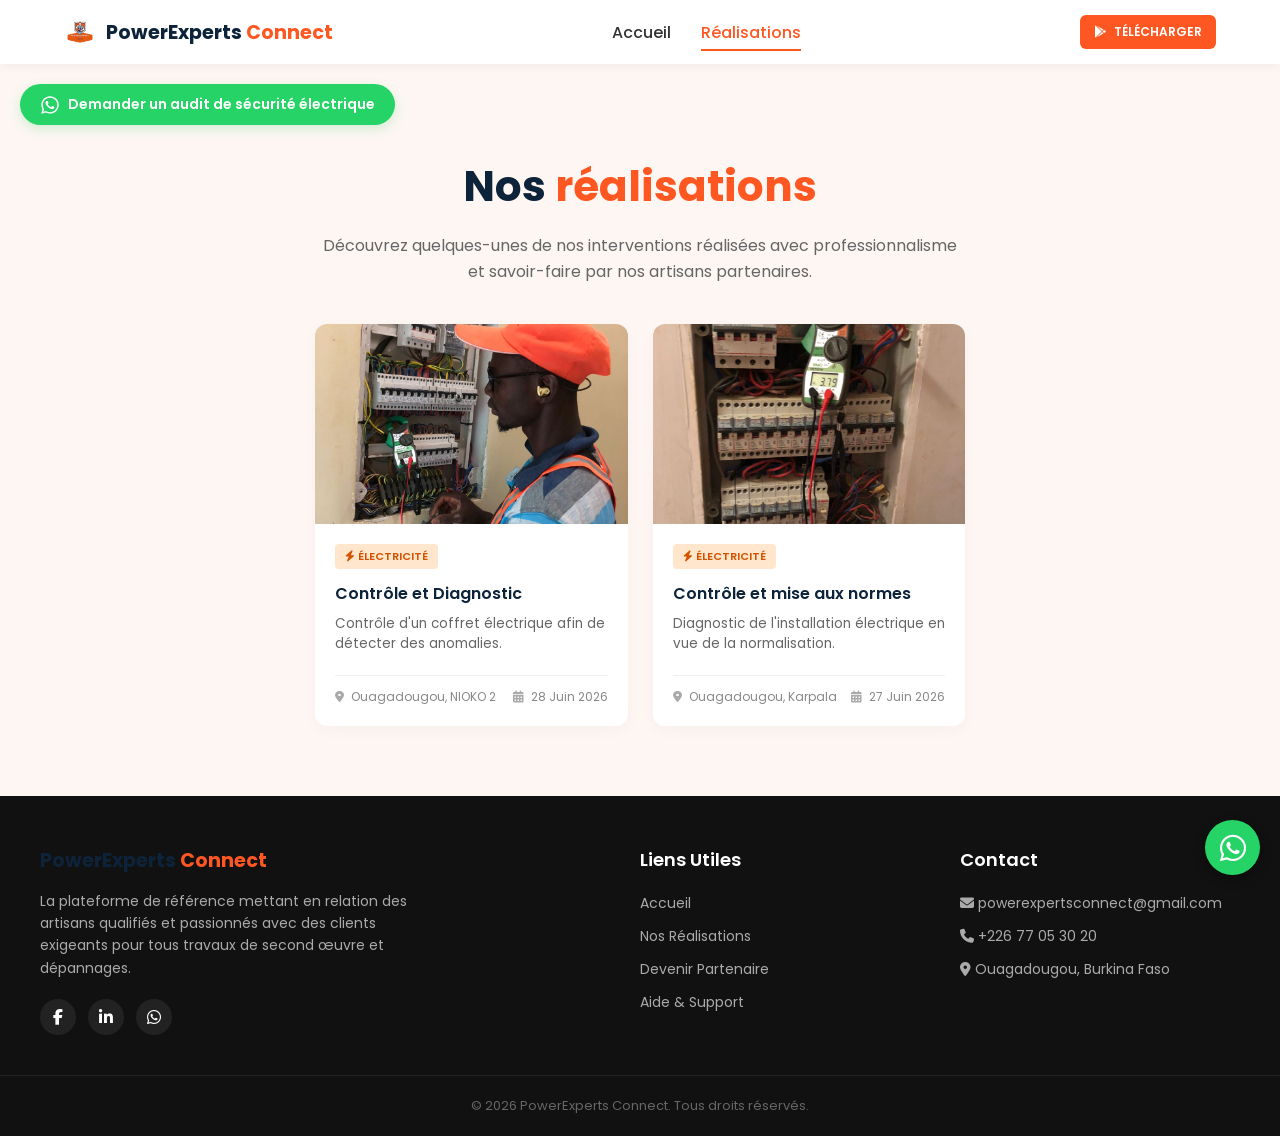
<file: realisation/index.html>
<!DOCTYPE html>
<html lang="fr">
<head>
    <meta charset="UTF-8">
    <meta name="viewport" content="width=device-width, initial-scale=1.0">
    <title>PowerExperts Connect - Nos réalisations</title>
    <!-- CSS de la page réalisations -->
    <link rel="stylesheet" href="style.css">
    <!-- Font Awesome -->
    <link rel="stylesheet" href="https://cdnjs.cloudflare.com/ajax/libs/font-awesome/6.4.0/css/all.min.css">
    <!-- Google Fonts -->
    <link href="https://fonts.googleapis.com/css2?family=Poppins:wght@300;400;500;600;700&display=swap" rel="stylesheet">
    
    <!-- Meta Pixel Code -->
    <script>
    !function(f,b,e,v,n,t,s)
    {if(f.fbq)return;n=f.fbq=function(){n.callMethod?
    n.callMethod.apply(n,arguments):n.queue.push(arguments)};
    if(!f._fbq)f._fbq=n;n.push=n;n.loaded=!0;n.version='2.0';
    n.queue=[];t=b.createElement(e);t.async=!0;
    t.src=v;s=b.getElementsByTagName(e)[0];
    s.parentNode.insertBefore(t,s)}(window, document,'script',
    'https://connect.facebook.net/en_US/fbevents.js');
    fbq('init', '599701773181100');
    fbq('track', 'PageView');
    </script>
    <noscript><img height="1" width="1" style="display:none"
    src="https://www.facebook.com/tr?id=599701773181100&ev=PageView&noscript=1"
    /></noscript>
    <!-- End Meta Pixel Code -->
</head>
<body>

    <!-- Voile sombre d'arrière-plan pour le menu mobile -->
    <div class="menu-overlay" id="menu-overlay"></div>

    <!-- HEADER / NAVIGATION -->
    <header class="navbar">
        <div class="container nav-container" style="display: flex; align-items: center; justify-content: space-between; width: 100%; margin: 0; padding: 0;">
            <!-- Bouton Burger à gauche -->
            <div class="menu-toggle" id="mobile-menu">
                <i class="fa-solid fa-bars"></i>
            </div>

            <!-- Logo au centre -->
            <div class="logo">
                <a href="../index.html">
                    <img src="../images/logo.png" alt="Logo" width="35" height="35">
                    <h2>PowerExperts <span class="text-orange">Connect</span></h2>
                </a>
            </div>

            <!-- Menu coulissant (Accueil & Réalisations) -->
            <ul class="nav-links" id="nav-links">
                <li class="close-menu" id="close-menu">
                    <i class="fa-solid fa-xmark"></i>
                </li>
                <li><a href="../index.html">Accueil</a></li>
                <li><a href="#" class="active">Réalisations</a></li>
            </ul>

            <!-- Bouton Télécharger à droite -->
            <a href="https://play.google.com/store/apps/details?id=com.powerexperts.connect" target="_blank" onclick="fbq('track', 'Purchase', {value:1, currency: 'XOF'});" rel="noopener noreferrer" class="btn-download header-btn">
                <i class="fa-brands fa-google-play"></i> TÉLÉCHARGER
            </a>
        </div>
    </header>

    <!-- 1. BOUTON HAUT (Aigné à gauche avec texte) -->
    <div class="wa-container-left">
        <a href="https://wa.me/22602939134?text=Bonjour%20!%20Je%20souhaite%20un%20audit%20de%20s%C3%A9curit%C3%A9%20%C3%A9lectrique%20r%C3%A9sidentiel"
           class="whatsapp-audit-btn"
           target="_blank"
           rel="noopener noreferrer"
           onclick="fbq('track', 'Purchase', {value:1, currency: 'XOF'});">
            <svg class="whatsapp-icon" viewBox="0 0 448 512" xmlns="http://www.w3.org/2000/svg">
              <path d="M380.9 97.1C339 55.1 283.2 32 223.9 32c-122.4 0-222 99.6-222 222 0 39.1 10.2 77.3 29.6 111L0 480l117.7-30.9c32.4 17.7 68.9 27 106.1 27h.1c122.3 0 224.1-99.6 224.1-222 0-59.3-25.2-115-67.1-157zm-157 341.6c-33.2 0-65.7-8.9-94-25.7l-6.7-4-69.8 18.3L72 359.2l-4.4-7c-18.5-29.4-28.2-63.3-28.2-98.2 0-101.7 82.8-184.5 184.6-184.5 49.3 0 95.6 19.2 130.4 54.1 34.8 34.9 56.2 81.2 56.1 130.5 0 101.8-84.9 184.6-186.6 184.6zm101.2-138.2c-5.5-2.8-32.8-16.2-37.9-18-5.1-1.9-8.8-2.8-12.5 2.8-3.7 5.6-14.3 18-17.6 21.8-3.2 3.7-6.5 4.2-12 1.4-32.6-16.3-54-29.1-75.5-66-5.7-9.8 5.7-9.1 16.3-30.3 1.8-3.7.9-6.9-.5-9.7-1.4-2.8-12.5-30.1-17.1-41.2-4.5-10.8-9.1-9.3-12.5-9.5-3.2-.2-6.9-.2-10.6-.2-3.7 0-9.7 1.4-14.8 6.9-5.1 5.6-19.4 19-19.4 46.3 0 27.3 19.9 53.7 22.6 57.4 2.8 3.7 39.1 59.7 94.8 83.8 35.2 15.2 49 16.5 66.6 13.9 10.7-1.6 32.8-13.4 37.4-26.4 4.6-13 4.6-24.1 3.2-26.4-1.3-2.5-5-3.9-10.5-6.6z"/>
            </svg>
            <span>Demander un audit de sécurité électrique</span>
        </a>
    </div>

    <main class="container">
        <section class="hero-section">
            <h1>Nos <span class="text-orange">réalisations</span></h1>
            <p>Découvrez quelques-unes de nos interventions réalisées avec professionnalisme et savoir-faire par nos artisans partenaires.</p>
        </section>

        <div class="grid-realisations">
            
            <article class="card">
                <div class="card-image">
                    <img src="im/image1.jpg" alt="Installation tableau électrique">
                </div>
                <div class="card-content">
                    <span class="badge badge-electricite"><i class="fa-solid fa-bolt"></i> ÉLECTRICITÉ</span>
                    <h3>Contrôle et Diagnostic</h3>
                    <p class="description">Contrôle d'un coffret électrique afin de détecter des anomalies.</p>
                    <div class="card-footer">
                        <span><i class="fa-solid fa-location-dot"></i> Ouagadougou, NIOKO 2</span>
                        <span><i class="fa-solid fa-calendar-days"></i> 28 Juin 2026</span>
                    </div>
                </div>
            </article>

            <article class="card">
                <div class="card-image">
                    <img src="im/image2.jpg" alt="Controle installation electrique">
                </div>
                <div class="card-content">
                    <span class="badge badge-electricite"><i class="fa-solid fa-bolt"></i> ÉLECTRICITÉ</span>
                    <h3>Contrôle et mise aux normes</h3>
                    <p class="description">Diagnostic de l'installation électrique en vue de la normalisation.</p>
                    <div class="card-footer">
                        <span><i class="fa-solid fa-location-dot"></i> Ouagadougou, Karpala</span>
                        <span><i class="fa-solid fa-calendar-days"></i> 27 Juin 2026</span>
                    </div>
                </div>
            </article>

        </div>
    </main>

    <!-- 2. BOUTON FLOTTANT BAS DROITE (Icône seule) -->
    <a href="https://wa.me/22602939134?text=Bonjour%20!%20Je%20souhaite%20un%20audit%20de%20s%C3%A9curit%C3%A9%20%C3%A9lectrique%20r%C3%A9sidentiel" 
       class="float-whatsapp" 
       target="_blank" 
       rel="noopener noreferrer" 
       aria-label="Contactez-nous sur WhatsApp"
       onclick="fbq('track', 'Purchase', {value:1, currency: 'XOF'});">
        <i class="fa-brands fa-whatsapp"></i>
    </a>

    <!-- FOOTER -->
    <footer class="footer">
        <div class="footer-container">
            <div class="footer-col">
                <div class="logo footer-logo">
                    <h2>PowerExperts <span class="text-orange">Connect</span></h2>
                </div>
                <p class="footer-text">
                    La plateforme de référence mettant en relation des artisans qualifiés et passionnés avec des clients exigeants pour tous travaux de second œuvre et dépannages.
                </p>
                <div class="footer-socials">
                    <a href="#"><i class="fa-brands fa-facebook-f"></i></a>
                    <a href="#"><i class="fa-brands fa-linkedin-in"></i></a>
                    <a href="#"><i class="fa-brands fa-whatsapp"></i></a>
                </div>
            </div>

            <div class="footer-col">
                <h3>Liens Utiles</h3>
                <ul class="footer-links">
                    <li><a href="../index.html">Accueil</a></li>
                    <li><a href="#">Nos Réalisations</a></li>
                    <li><a href="#">Devenir Partenaire</a></li>
                    <li><a href="#">Aide & Support</a></li>
                </ul>
            </div>

            <div class="footer-col">
                <h3>Contact</h3>
                <ul class="footer-contact">
                    <li><i class="fa-solid fa-envelope"></i> powerexpertsconnect@gmail.com</li>
                    <li><i class="fa-solid fa-phone"></i> +226 77 05 30 20</li>
                    <li><i class="fa-solid fa-location-dot"></i> Ouagadougou, Burkina Faso</li>
                </ul>
            </div>
        </div>
        
        <div class="footer-bottom">
            <p>&copy; 2026 PowerExperts Connect. Tous droits réservés.</p>
        </div>
    </footer>

    <!-- Script JS placé en fin de page -->
    <script src="script.js"></script>
</body>
</html>
</file>
<file: realisation/style.css>
/* --- Variables de couleur et Polices --- */
@import url('https://fonts.googleapis.com/css2?family=Poppins:wght@400;500;600;700&display=swap');

:root {
    --primary-color: #0d233a;
    --orange-color: #ff5722;
    --orange-hover: #e04e1b;
    --bg-light: #fdf6f2;
    --text-dark: #333333;
    --text-gray: #666666;
    --card-bg: #ffffff;
    --border-radius: 12px;
    --footer-bg: #111111;
}

* {
    margin: 0;
    padding: 0;
    box-sizing: border-box;
    font-family: 'Poppins', sans-serif;
}

body {
    background-color: var(--bg-light);
    color: var(--text-dark);
    display: flex;
    flex-direction: column;
    min-height: 100vh;
}

/* --- Voile sombre arrière-plan --- */
.menu-overlay {
    position: fixed;
    top: 0;
    left: 0;
    width: 100%;
    height: 100%;
    background-color: rgba(0, 0, 0, 0.5);
    z-index: 998;
    display: none;
}

.menu-overlay.active {
    display: block;
}

/* --- Barre de navigation --- */
.navbar {
    display: flex;
    justify-content: space-between;
    align-items: center;
    padding: 15px 5%;
    background-color: #ffffff;
    box-shadow: 0 2px 10px rgba(0, 0, 0, 0.05);
    position: sticky;
    top: 0;
    z-index: 1000;
}

.menu-toggle {
    display: none;
    font-size: 1.3rem;
    cursor: pointer;
    color: var(--primary-color);
}

/* --- Contrôle strict du Logo --- */
.logo a {
    display: flex;
    align-items: center;
    gap: 10px;
    text-decoration: none;
}

.logo img {
    height: 32px !important;
    width: auto !important;
    max-width: none !important;
    object-fit: contain;
    display: block;
}

.logo h2 {
    font-size: 1.2rem;
    font-weight: 700;
    color: var(--primary-color);
    margin: 0;
    white-space: nowrap;
}

.text-orange { color: var(--orange-color); }

.nav-links {
    display: flex;
    align-items: center;
    list-style: none;
}

.nav-links a {
    text-decoration: none;
    color: var(--text-dark);
    font-weight: 500;
    margin: 0 15px;
    transition: color 0.3s;
}

.nav-links a.active {
    color: var(--orange-color);
    border-bottom: 2px solid var(--orange-color);
    padding-bottom: 5px;
}

.close-menu {
    display: none;
}

/* --- Bouton Téléchargement --- */
.btn-download {
    background-color: var(--orange-color);
    color: white !important;
    text-decoration: none;
    display: inline-flex;
    align-items: center;
    gap: 8px;
    border: none;
    padding: 8px 14px;
    font-size: 12px;
    font-weight: 600;
    border-radius: 6px;
    cursor: pointer;
    white-space: nowrap;
    transition: background-color 0.3s, transform 0.2s;
}

.btn-download:hover {
    background-color: var(--orange-hover);
    transform: translateY(-2px);
}

/* --- Section Conteneur Principal --- */
.container {
    max-width: 1280px;
    margin: 30px auto;
    padding: 0 20px;
    flex-grow: 1;
}

.hero-section {
    text-align: center;
    margin-bottom: 40px;
}

.hero-section h1 {
    font-size: 42px;
    font-weight: 700;
    color: var(--primary-color);
    margin-bottom: 15px;
}

.hero-section p {
    color: var(--text-gray);
    font-size: 16px;
    max-width: 650px;
    margin: 0 auto;
    line-height: 1.6;
}

/* --- Grille et Cartes --- */
.grid-realisations {
    display: grid;
    grid-template-columns: repeat(auto-fill, minmax(280px, 1fr));
    gap: 25px;
    margin-bottom: 40px;
}

.card {
    background-color: var(--card-bg);
    border-radius: var(--border-radius);
    overflow: hidden;
    box-shadow: 0 4px 15px rgba(0, 0, 0, 0.03);
    transition: transform 0.3s ease, box-shadow 0.3s ease;
    display: flex;
    flex-direction: column;
}

.card:hover {
    transform: translateY(-5px);
    box-shadow: 0 8px 25px rgba(0, 0, 0, 0.08);
}

.card-image {
    width: 100%;
    height: 200px;
    overflow: hidden;
}

.card-image img {
    width: 100%;
    height: 100%;
    object-fit: cover;
    object-position: center;
    transition: transform 0.5s ease;
}

.card:hover .card-image img {
    transform: scale(1.05);
}

.card-content {
    padding: 20px;
    display: flex;
    flex-direction: column;
    flex-grow: 1;
}

.badge {
    align-self: flex-start;
    font-size: 11px;
    font-weight: 600;
    padding: 4px 10px;
    border-radius: 4px;
    margin-bottom: 12px;
}

.badge-electricite { background-color: #ffe6cc; color: #d35400; }

.card-content h3 {
    font-size: 16px;
    font-weight: 600;
    color: var(--primary-color);
    margin-bottom: 8px;
}

.description {
    font-size: 13.5px;
    color: var(--text-gray);
    line-height: 1.5;
    margin-bottom: 20px;
    flex-grow: 1;
}

.card-footer {
    display: flex;
    justify-content: space-between;
    font-size: 12px;
    color: #888888;
    border-top: 1px solid #f1f1f1;
    padding-top: 12px;
}

.card-footer span i {
    margin-right: 4px;
    color: #aaaaaa;
}

/* --- Bouton WhatsApp Texte (Haut à gauche) --- */
.wa-container-left {
    display: flex;
    justify-content: flex-start;
    width: 100%;
    max-width: 1280px;
    margin: 20px auto 0 auto;
    padding: 0 20px;
}

.whatsapp-audit-btn {
    display: inline-flex;
    align-items: center;
    justify-content: center;
    background-color: #25D366;
    color: #ffffff;
    padding: 10px 20px;
    border-radius: 50px;
    font-size: 14px;
    font-weight: 600;
    text-decoration: none;
    box-shadow: 0 4px 12px rgba(37, 211, 102, 0.2);
    transition: all 0.3s ease;
}

.whatsapp-audit-btn:hover {
    background-color: #20ba5a;
    transform: translateY(-2px);
}

.whatsapp-icon {
    width: 20px;
    height: 20px;
    fill: currentColor;
    margin-right: 8px;
    flex-shrink: 0;
}

/* --- Bouton WhatsApp Flottant (Bas à droite) --- */
.float-whatsapp {
    position: fixed;
    width: 55px;
    height: 55px;
    bottom: 25px;
    right: 20px;
    background-color: #25d366;
    color: #ffffff;
    border-radius: 50%;
    text-align: center;
    font-size: 30px;
    box-shadow: 0 4px 12px rgba(0, 0, 0, 0.3);
    z-index: 1000;
    display: flex;
    justify-content: center;
    align-items: center;
    text-decoration: none;
    transition: transform 0.3s ease, background-color 0.3s ease;
}

.float-whatsapp:hover {
    background-color: #20ba5a;
    transform: scale(1.1);
}

/* --- Footer --- */
.footer {
    background-color: var(--footer-bg);
    color: #ffffff;
    padding: 50px 0 20px 0;
    margin-top: auto;
}

.footer-container {
    max-width: 1240px;
    margin: 0 auto;
    padding: 0 20px;
    display: grid;
    grid-template-columns: 2fr 1fr 1fr;
    gap: 40px;
}

.footer-col h3 {
    font-size: 18px;
    font-weight: 600;
    margin-bottom: 20px;
}

.footer-text {
    color: #aaaaaa;
    font-size: 14px;
    line-height: 1.6;
    margin-top: 15px;
    max-width: 400px;
}

.footer-socials {
    display: flex;
    gap: 12px;
    margin-top: 20px;
}

.footer-socials a {
    width: 36px;
    height: 36px;
    background-color: #222222;
    color: #ffffff;
    display: flex;
    justify-content: center;
    align-items: center;
    border-radius: 50%;
    text-decoration: none;
}

.footer-links, .footer-contact { list-style: none; }
.footer-links li, .footer-contact li { margin-bottom: 12px; font-size: 14px; color: #aaaaaa; }
.footer-links li a { color: #aaaaaa; text-decoration: none; }

.footer-bottom {
    text-align: center;
    margin-top: 40px;
    padding-top: 20px;
    border-top: 1px solid #222222;
    font-size: 13px;
    color: #666666;
}

/* --- Adaptations Mobiles --- */
@media (max-width: 768px) {
    .navbar {
        padding: 8px 12px !important;
    }

    .menu-toggle {
        display: block;
        font-size: 1.05rem !important;
    }

    /* 1. Header & Logo */
    .logo img {
        height: 20px !important;
    }

    .logo h2 {
        font-size: 0.75rem !important;
    }

    .btn-download {
        font-size: 0.55rem !important;
        padding: 4px 8px !important;
        border-radius: 4px !important;
    }

    .btn-download i {
        font-size: 0.65rem !important;
    }

    /* 2. Adaptation des boutons WhatsApp */
    .wa-container-left {
        justify-content: flex-start !important;
        padding: 0 12px !important;
        margin-top: 15px !important;
    }

    .whatsapp-audit-btn {
        padding: 6px 12px !important;
        font-size: 11px !important;
    }

    .whatsapp-icon {
        width: 14px !important;
        height: 14px !important;
        margin-right: 5px !important;
    }

    .float-whatsapp {
        width: 48px;
        height: 48px;
        bottom: 20px;
        right: 15px;
        font-size: 26px;
    }

    /* 3. FIXATION DU FOOTER (Passage en 1 seule colonne) */
    .footer-container {
        display: flex !important;
        flex-direction: column !important;
        grid-template-columns: none !important;
        gap: 25px !important;
        padding: 0 15px !important;
        text-align: left;
    }

    .footer-col {
        width: 100% !important;
    }

    .footer-text {
        max-width: 100% !important;
        font-size: 13px !important;
    }

    .footer-col h3 {
        font-size: 16px !important;
        margin-bottom: 12px !important;
    }

    /* Lisibilité du logo dans le footer sombre */
    .footer-logo h2 {
        color: #ffffff !important;
        font-size: 1rem !important;
    }

    /* Menu latéral */
    .nav-links {
        position: fixed;
        top: 0;
        left: -280px;
        width: 250px;
        height: 100vh;
        background-color: #ffffff;
        flex-direction: column;
        align-items: flex-start;
        padding: 60px 20px 20px 20px;
        box-shadow: 2px 0 10px rgba(0,0,0,0.1);
        transition: left 0.3s ease;
        z-index: 999;
    }

    .nav-links.active {
        left: 0;
    }

    .nav-links li {
        margin-bottom: 20px;
        width: 100%;
    }

    .nav-links a {
        font-size: 0.95rem;
        display: block;
        width: 100%;
        margin: 0;
    }

    .close-menu {
        display: block;
        position: absolute;
        top: 15px;
        right: 20px;
        font-size: 1.4rem;
        cursor: pointer;
        color: var(--text-dark);
    }

    .hero-section h1 { font-size: 22px; }
    }
</file>
